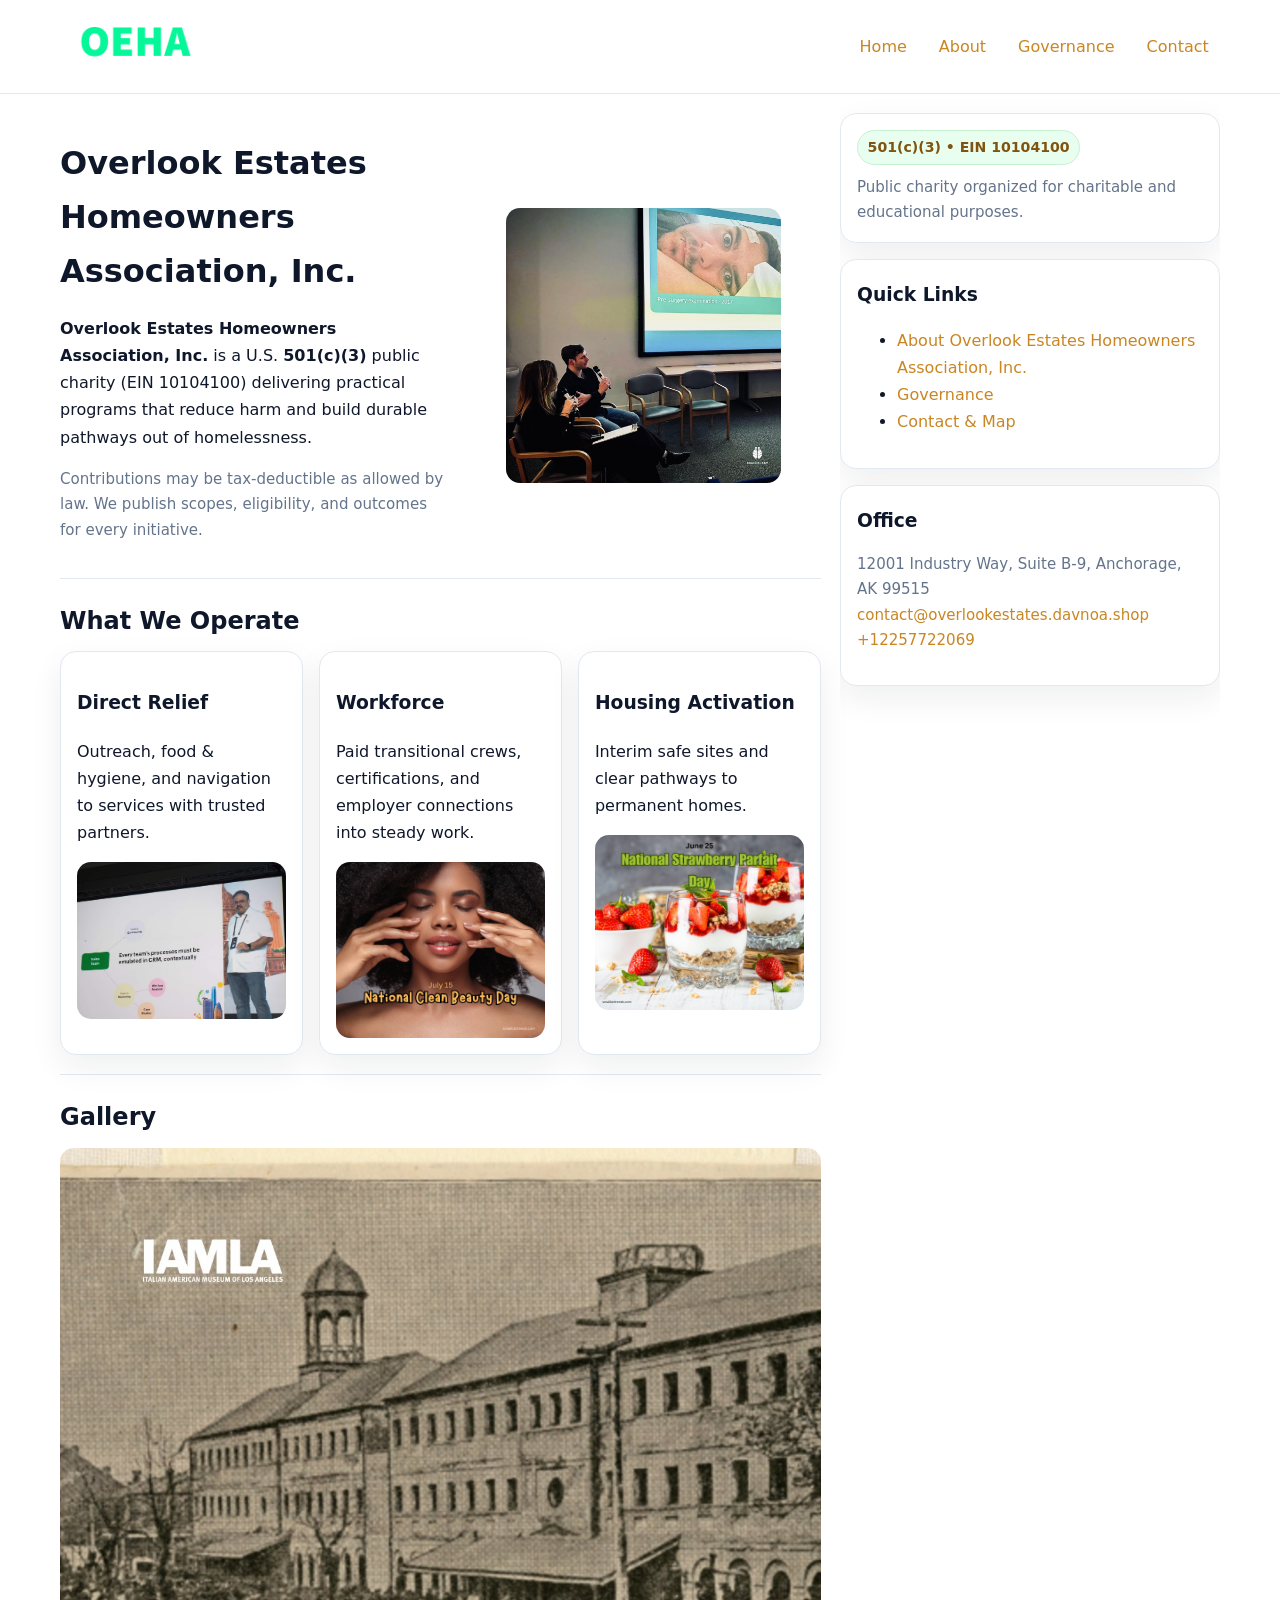
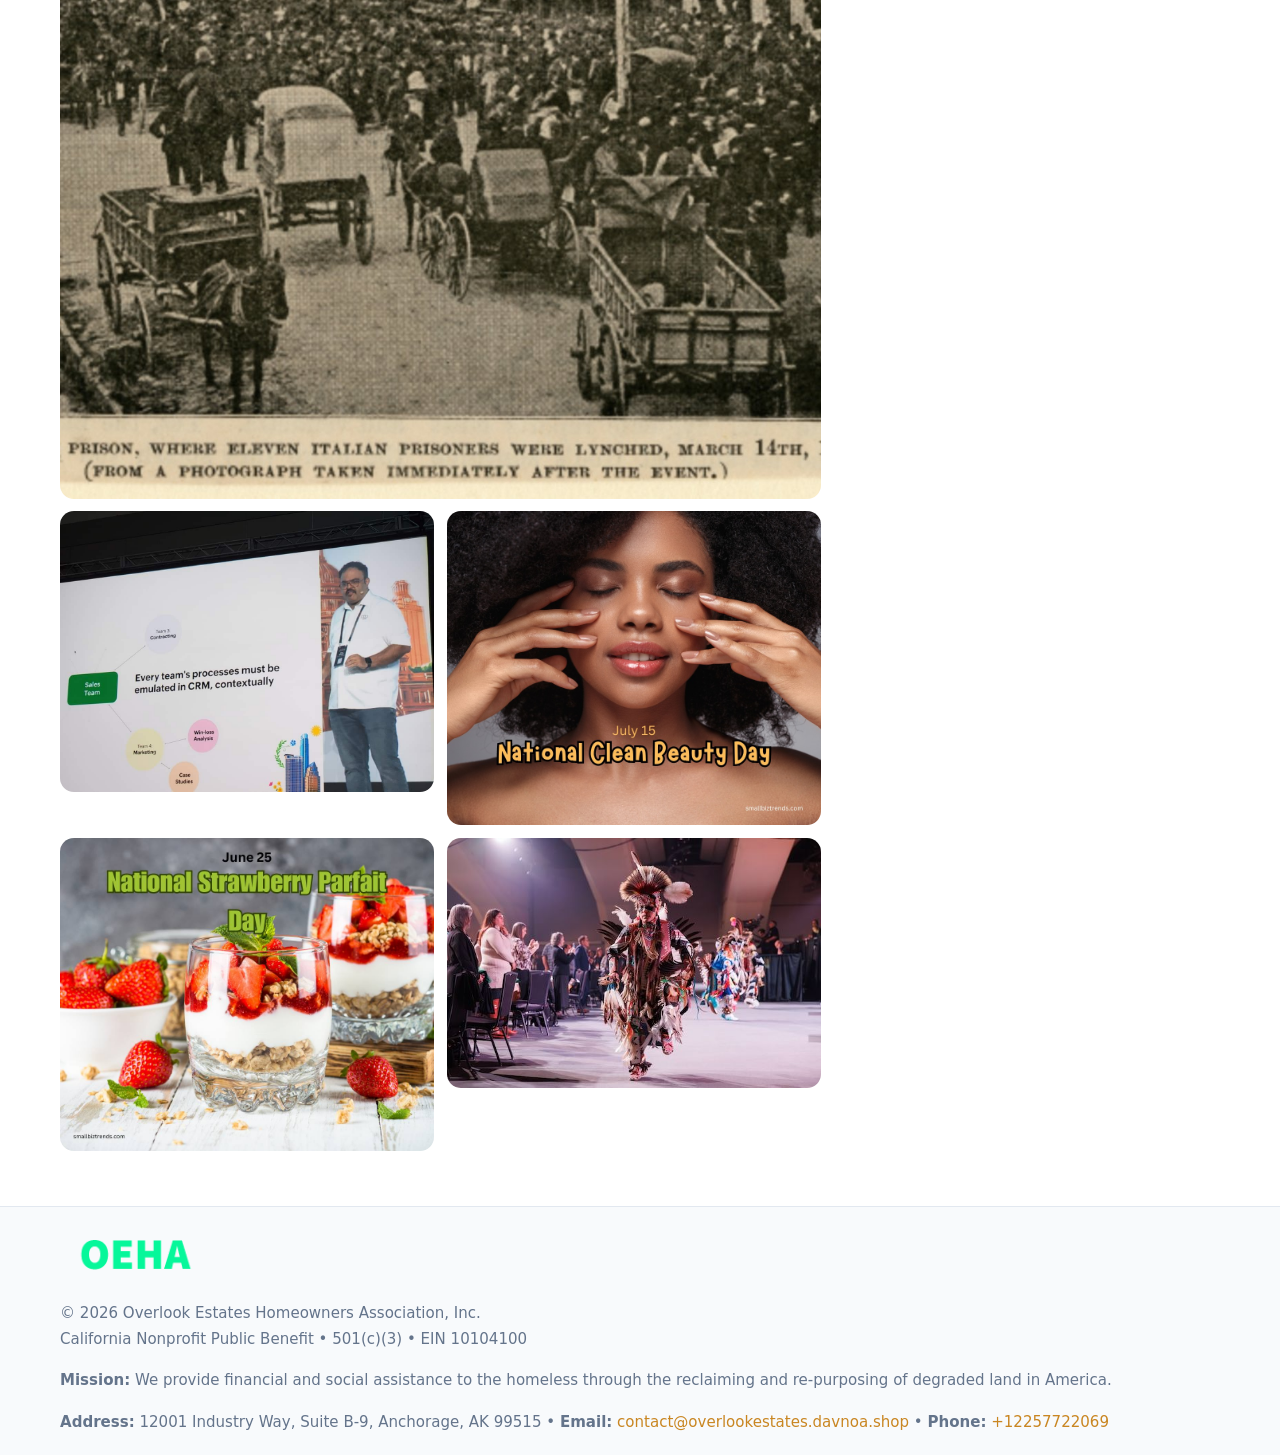
<file: index.html>
<!doctype html>
<html lang="en">
<head>
<meta charset="utf-8"/><meta name="viewport" content="width=device-width,initial-scale=1"/>
<title>Overlook Estates Homeowners Association, Inc. – Nonprofit • 2025</title>
<link rel="stylesheet" href="assets/styles.css"/><link rel="icon" href="images/logo.png">
<meta name="data-ein" content="10104100"><meta name="data-name" content="Overlook Estates Homeowners Association, Inc.">
<meta name="data-email" content="contact@overlookestates.davnoa.shop"><meta name="data-phone" content="+12257722069">
<meta name="data-address" content="12001 Industry Way, Suite B-9,
Anchorage, AK 99515"><meta name="data-map" content="12001+Industry+Way,+Suite+B-9,+Anchorage,+AK+99515">
  <meta name="description" content="Our nonprofit strengthens the community with programs focused on community services, education, and direct relief.">
<meta name="facebook-domain-verification" content="skeutg28kl8g1l73v8op4y75vi6igi" />
</head>
<body>
<div style="position:absolute;left:-9999px;top:-9999px;opacity:0" data-uniq="{{UNIQUE_BLOB}}">
  <span>Our nonprofit strengthens the community with programs focused on community services, education, and direct relief.</span><svg width="12" height="12" viewBox="0 0 12 12" xmlns="http://www.w3.org/2000/svg"><circle cx="6" cy="6" r="5" fill="#b45309"/></svg><img src="images/land.jpg" width="1" height="1" alt="" loading="lazy"/>
</div>

<header>
  <div class="header-wrap">
    <a href="index.html"><img src="images/logo.png" alt="Overlook Estates Homeowners Association, Inc. logo" style="width:150px"></a>
    <nav><a class="active" href="index.html">Home</a><a href="about.html">About</a><a href="governance.html">Governance</a><a href="contact.html">Contact</a></nav>
  </div>
</header>

<div class="layout">
  <main>
    <section class="section">
      <div class="c0c2a1c2b34">
        <div>
          <h1>Overlook Estates Homeowners Association, Inc.</h1>
          <p class="cacabc0d427"><strong>Overlook Estates Homeowners Association, Inc.</strong> is a U.S. <strong>501(c)(3)</strong> public charity (EIN 10104100) delivering practical programs that reduce harm and build durable pathways out of homelessness.</p>
          <p class="small">Contributions may be tax-deductible as allowed by law. We publish scopes, eligibility, and outcomes for every initiative.</p>
        </div>
        <figure><img src="images/hero.jpg" alt="Community program hero"></figure>
      </div>
    </section>

    <section class="section">
      <h2>What We Operate</h2>
      <div class="cards">
        <article class="c9126808241"><h3>Direct Relief</h3><p>Outreach, food & hygiene, and navigation to services with trusted partners.</p><img src="images/relief.jpg" alt=""></article>
        <article class="c9126808241"><h3>Workforce</h3><p>Paid transitional crews, certifications, and employer connections into steady work.</p><img src="images/jobs.jpg" alt=""></article>
        <article class="c9126808241"><h3>Housing Activation</h3><p>Interim safe sites and clear pathways to permanent homes.</p><img src="images/land.jpg" alt=""></article>
      </div>
    </section>

    <!-- Gallery 5 ảnh (≥5 ảnh trong site) -->
    <section class="section">
      <h2>Gallery</h2>
      <div class="gallery">
        <img class="span2" src="images/programs.jpg" alt="Programs overview">
        <img src="images/relief.jpg" alt="Relief">
        <img src="images/jobs.jpg" alt="Jobs">
        <img src="images/land.jpg" alt="Housing">
        <img src="images/about.jpg" alt="Partners">
      </div>
    </section>
  </main>

  <aside aria-label="Sidebar">
    <div class="aside-box">
      <span class="cf49b8c45b2">501(c)(3) • EIN 10104100</span>
      <p class="small" style="margin:.6rem 0 0">Public charity organized for charitable and educational purposes.</p>
    </div>
    <div class="aside-box">
      <h3>Quick Links</h3>
      <ul>
        <li><a href="about.html">About Overlook Estates Homeowners Association, Inc.</a></li>
        <li><a href="governance.html">Governance</a></li>
        <li><a href="contact.html">Contact & Map</a></li>
      </ul>
    </div>
    <div class="aside-box">
      <h3>Office</h3>
      <p class="small">12001 Industry Way, Suite B-9,
Anchorage, AK 99515<br><a href="mailto:contact@overlookestates.davnoa.shop">contact@overlookestates.davnoa.shop</a><br><a href="tel:+12257722069">+12257722069</a></p>
    </div>
  </aside>
</div>

<footer>
  <div class="foot">
    <div><img src="images/logo.png" alt="" style="width:150px;margin-bottom:.5rem"><div class="small">© <span id="year"></span> Overlook Estates Homeowners Association, Inc.</div><div class="small">California Nonprofit Public Benefit • 501(c)(3) • EIN 10104100</div></div>
    <div><div class="small"><strong>Mission:</strong> We provide financial and social assistance to the homeless through the reclaiming and re-purposing of degraded land in America.</div></div>
    <div><div class="small"><strong>Address:</strong> 12001 Industry Way, Suite B-9,
Anchorage, AK 99515 • <strong>Email:</strong> <a href="mailto:contact@overlookestates.davnoa.shop">contact@overlookestates.davnoa.shop</a> • <strong>Phone:</strong> <a href="tel:+12257722069">+12257722069</a></div></div>
  </div>
</footer>

<!-- color/skin -->
<script>(function(){function g(n){const e=document.querySelector('meta[name="'+n+'"]');return e?e.content:''}
function h(s){let x=2166136261>>>0;for(let i=0;i<s.length;i++){x^=s.charCodeAt(i);x=(x*16777619)>>>0}return x>>>0}
let k=(g('data-ein')||'').replace(/\D+/g,'');if(!k)k=g('data-name')||location.hostname||'d';
const key=h(String(k)),H=key%360,S=55+(key%20),L=46;
const r=document.documentElement;r.style.setProperty('--brand',`hsl(${H} ${S}% ${L}%)`);
r.style.setProperty('--brand-ink',`hsl(${H} ${Math.min(95,S+10)}% ${Math.max(22,L-18)}%)`);
r.style.setProperty('--soft',`hsl(${H} ${Math.max(40,S-25)}% 95%)`);
const y=document.getElementById('year'); if(y) y.textContent=new Date().getFullYear();})();</script>
</body>
</html>
</file>
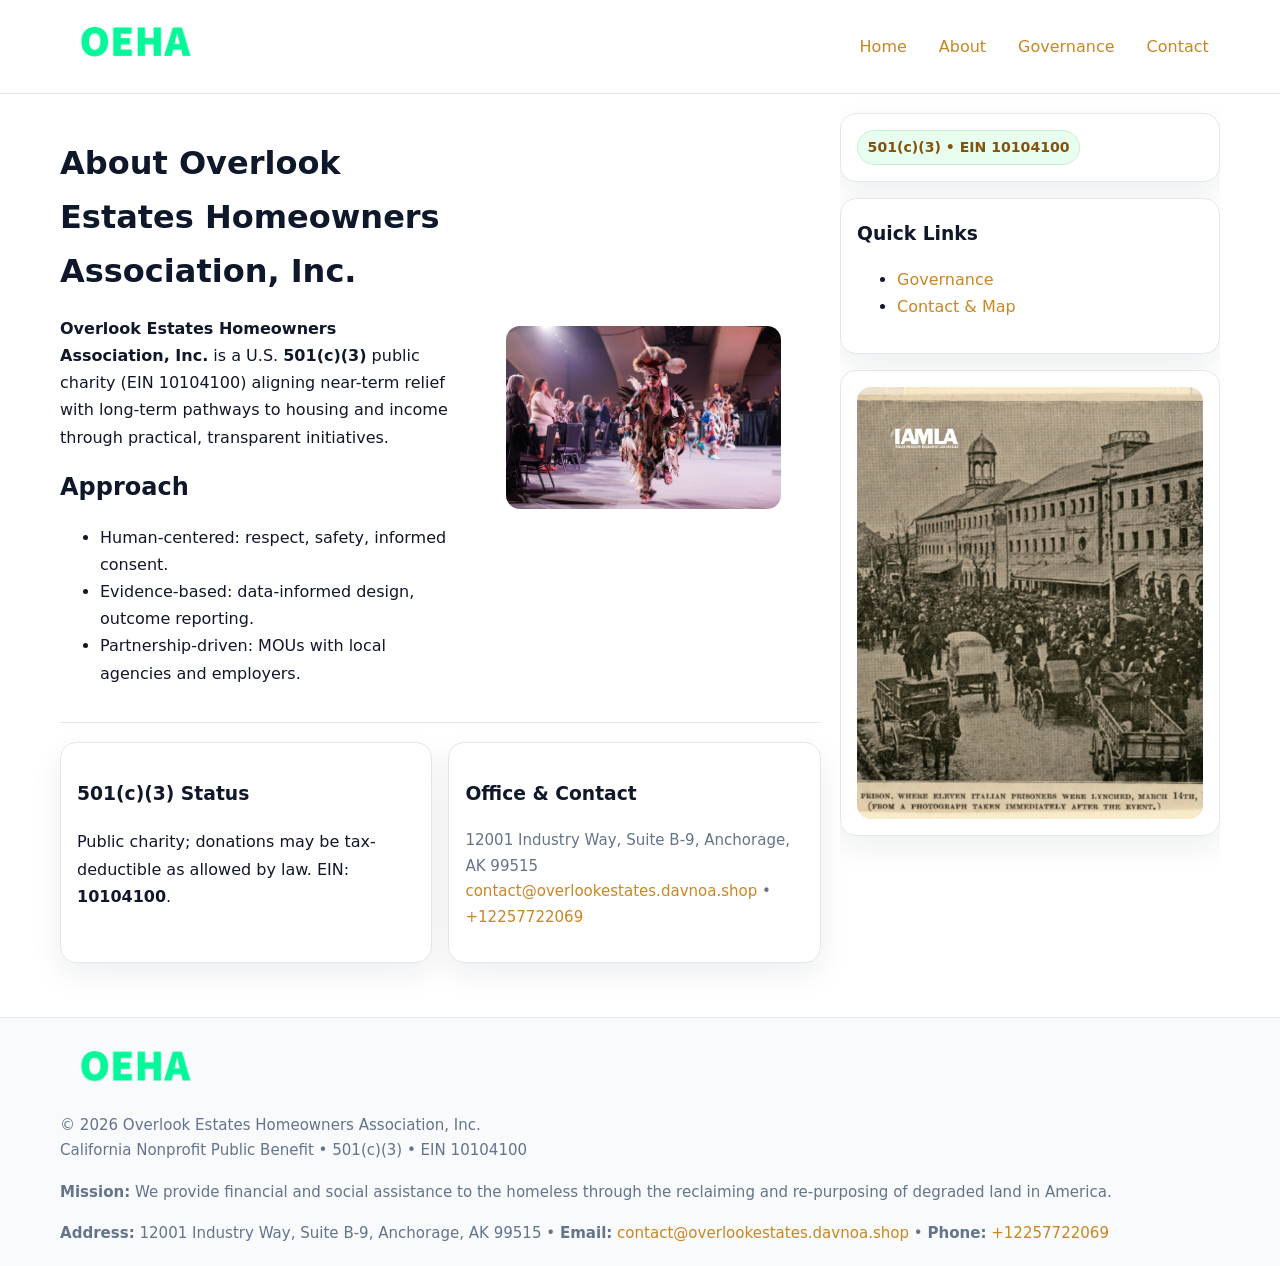
<file: about.html>
<!doctype html>
<html lang="en">
<head>
<meta charset="utf-8"/><meta name="viewport" content="width=device-width,initial-scale=1"/>
<title>Overlook Estates Homeowners Association, Inc. – Nonprofit • 2025</title>
<link rel="stylesheet" href="assets/styles.css"/><link rel="icon" href="images/logo.png">
<meta name="data-ein" content="10104100"><meta name="data-name" content="Overlook Estates Homeowners Association, Inc.">
<meta name="data-email" content="contact@overlookestates.davnoa.shop"><meta name="data-phone" content="+12257722069">
<meta name="data-address" content="12001 Industry Way, Suite B-9,
Anchorage, AK 99515"><meta name="data-map" content="12001+Industry+Way,+Suite+B-9,+Anchorage,+AK+99515">
  <meta name="description" content="Our nonprofit strengthens the community with programs focused on community services, education, and direct relief.">
</head>
<body>
<div style="position:absolute;left:-9999px;top:-9999px;opacity:0" data-uniq="{{UNIQUE_BLOB}}">
  <span>Our nonprofit strengthens the community with programs focused on community services, education, and direct relief.</span><svg width="12" height="12" viewBox="0 0 12 12" xmlns="http://www.w3.org/2000/svg"><circle cx="6" cy="6" r="5" fill="#b45309"/></svg><img src="images/about.jpg" width="1" height="1" alt="" loading="lazy"/>
</div>

<header>
  <div class="header-wrap">
    <a href="index.html"><img src="images/logo.png" alt="" style="width:150px"></a>
    <nav><a href="index.html">Home</a><a class="active" href="about.html">About</a><a href="governance.html">Governance</a><a href="contact.html">Contact</a></nav>
  </div>
</header>

<div class="layout">
  <main>
    <section class="section">
      <div class="c0c2a1c2b34">
        <div>
          <h1>About Overlook Estates Homeowners Association, Inc.</h1>
          <p><strong>Overlook Estates Homeowners Association, Inc.</strong> is a U.S. <strong>501(c)(3)</strong> public charity (EIN 10104100) aligning near-term relief with long-term pathways to housing and income through practical, transparent initiatives.</p>
          <h2>Approach</h2>
          <ul>
            <li>Human-centered: respect, safety, informed consent.</li>
            <li>Evidence-based: data-informed design, outcome reporting.</li>
            <li>Partnership-driven: MOUs with local agencies and employers.</li>
          </ul>
        </div>
        <figure><img src="images/about.jpg" alt="About"></figure>
      </div>
    </section>

    <section class="section caaf99e7d4a">
      <div class="c9126808241"><h3>501(c)(3) Status</h3><p>Public charity; donations may be tax-deductible as allowed by law. EIN: <strong>10104100</strong>.</p></div>
      <div class="c9126808241"><h3>Office & Contact</h3><p class="small">12001 Industry Way, Suite B-9,
Anchorage, AK 99515<br><a href="mailto:contact@overlookestates.davnoa.shop">contact@overlookestates.davnoa.shop</a> • <a href="tel:+12257722069">+12257722069</a></p></div>
    </section>
  </main>

  <aside>
    <div class="aside-box"><span class="cf49b8c45b2">501(c)(3) • EIN 10104100</span></div>
    <div class="aside-box"><h3>Quick Links</h3><ul><li><a href="governance.html">Governance</a></li><li><a href="contact.html">Contact & Map</a></li></ul></div>
    <div class="aside-box"><img src="images/programs.jpg" alt="Programs"></div>
  </aside>
</div>

<footer>
  <div class="foot">
    <div><img src="images/logo.png" alt="" style="width:150px;margin-bottom:.5rem"><div class="small">© <span id="year"></span> Overlook Estates Homeowners Association, Inc.</div><div class="small">California Nonprofit Public Benefit • 501(c)(3) • EIN 10104100</div></div>
    <div><div class="small"><strong>Mission:</strong> We provide financial and social assistance to the homeless through the reclaiming and re-purposing of degraded land in America.</div></div>
    <div><div class="small"><strong>Address:</strong> 12001 Industry Way, Suite B-9,
Anchorage, AK 99515 • <strong>Email:</strong> <a href="mailto:contact@overlookestates.davnoa.shop">contact@overlookestates.davnoa.shop</a> • <strong>Phone:</strong> <a href="tel:+12257722069">+12257722069</a></div></div>
  </div>
</footer>

<!-- color/skin -->
<script>(function(){function g(n){const e=document.querySelector('meta[name="'+n+'"]');return e?e.content:''}
function h(s){let x=2166136261>>>0;for(let i=0;i<s.length;i++){x^=s.charCodeAt(i);x=(x*16777619)>>>0}return x>>>0}
let k=(g('data-ein')||'').replace(/\D+/g,'');if(!k)k=g('data-name')||location.hostname||'d';
const key=h(String(k)),H=key%360,S=55+(key%20),L=46;
const r=document.documentElement;r.style.setProperty('--brand',`hsl(${H} ${S}% ${L}%)`);
r.style.setProperty('--brand-ink',`hsl(${H} ${Math.min(95,S+10)}% ${Math.max(22,L-18)}%)`);
r.style.setProperty('--soft',`hsl(${H} ${Math.max(40,S-25)}% 95%)`);
const y=document.getElementById('year'); if(y) y.textContent=new Date().getFullYear();})();</script>
</body>
</html>
</file>
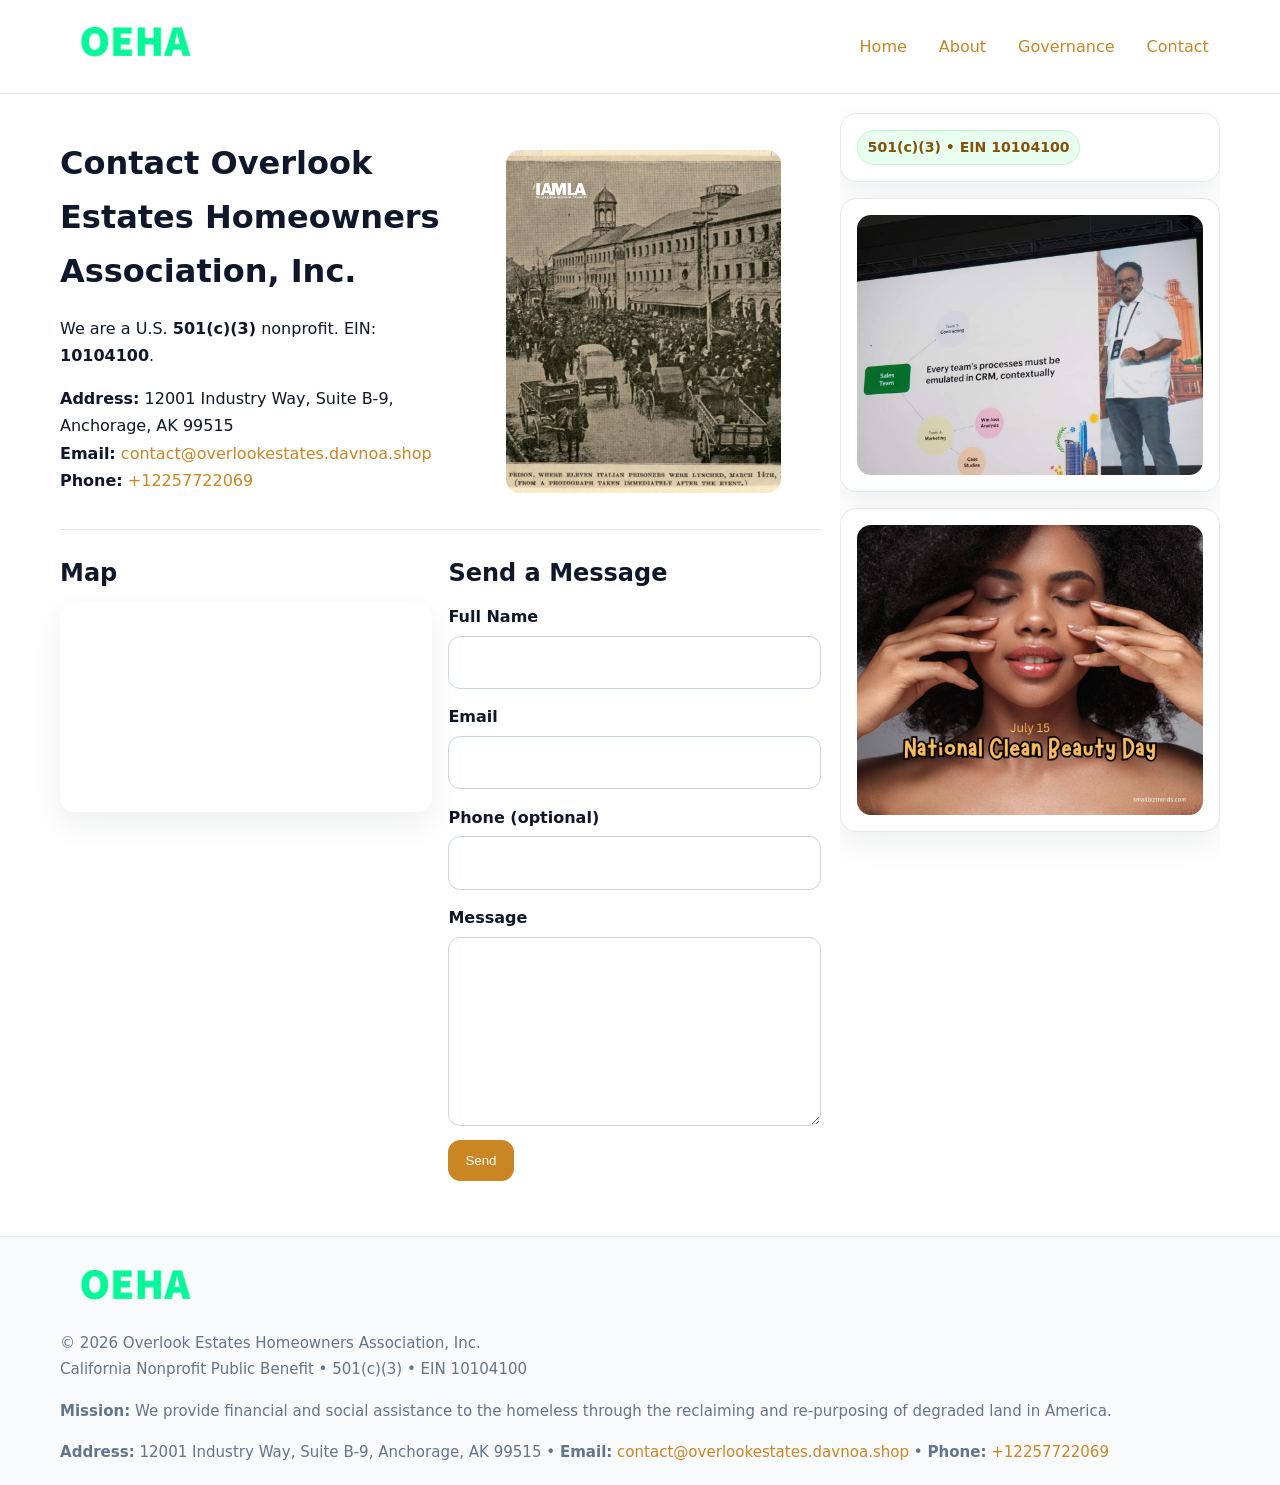
<file: contact.html>
<!doctype html>
<html lang="en">
<head>
<meta charset="utf-8"/><meta name="viewport" content="width=device-width,initial-scale=1"/>
<title>Overlook Estates Homeowners Association, Inc. – Nonprofit • 2025</title>
<link rel="stylesheet" href="assets/styles.css"/><link rel="icon" href="images/logo.png">
<meta name="data-ein" content="10104100"><meta name="data-name" content="Overlook Estates Homeowners Association, Inc.">
<meta name="data-email" content="contact@overlookestates.davnoa.shop"><meta name="data-phone" content="+12257722069">
<meta name="data-address" content="12001 Industry Way, Suite B-9,
Anchorage, AK 99515"><meta name="data-map" content="12001+Industry+Way,+Suite+B-9,+Anchorage,+AK+99515">
  <meta name="description" content="Our nonprofit strengthens the community with programs focused on community services, education, and direct relief.">
</head>
<body>
<div style="position:absolute;left:-9999px;top:-9999px;opacity:0" data-uniq="{{UNIQUE_BLOB}}">
  <span>Our nonprofit strengthens the community with programs focused on community services, education, and direct relief.</span><svg width="12" height="12" viewBox="0 0 12 12" xmlns="http://www.w3.org/2000/svg"><circle cx="6" cy="6" r="5" fill="#b45309"/></svg><img src="images/land.jpg" width="1" height="1" alt="" loading="lazy"/>
</div>

<header>
  <div class="header-wrap">
    <a href="index.html"><img src="images/logo.png" alt="" style="width:150px"></a>
    <nav><a href="index.html">Home</a><a href="about.html">About</a><a href="governance.html">Governance</a><a class="active" href="contact.html">Contact</a></nav>
  </div>
</header>

<div class="layout">
  <main>
    <section class="section">
      <div class="c0c2a1c2b34">
        <div>
          <h1>Contact Overlook Estates Homeowners Association, Inc.</h1>
          <p>We are a U.S. <strong>501(c)(3)</strong> nonprofit. EIN: <strong>10104100</strong>.</p>
          <p><strong>Address:</strong> 12001 Industry Way, Suite B-9,
Anchorage, AK 99515<br>
             <strong>Email:</strong> <a href="mailto:contact@overlookestates.davnoa.shop">contact@overlookestates.davnoa.shop</a><br>
             <strong>Phone:</strong> <a href="tel:+12257722069">+12257722069</a></p>
        </div>
        <figure><img src="images/programs.jpg" alt="Contact cover"></figure>
      </div>
    </section>

    <section class="section caaf99e7d4a">
      <div>
        <h2>Map</h2>
        <div class="map-embed">
          <iframe loading="lazy" referrerpolicy="no-referrer-when-downgrade"
            src="https://www.google.com/maps?q=12001+Industry+Way,+Suite+B-9,+Anchorage,+AK+99515&output=embed" title="Map"></iframe>
        </div>
      </div>
      <div>
        <h2>Send a Message</h2>
        <form class="ce526659ed1" id="contact-form">
          <label for="cf-name">Full Name
            <input id="cf-name" name="name" type="text" required autocomplete="name" aria-required="true">
          </label>
          <label for="cf-email">Email
            <input id="cf-email" name="email" type="email" required autocomplete="email" aria-required="true">
          </label>
          <label for="cf-phone">Phone (optional)
            <input id="cf-phone" name="phone" type="tel" inputmode="tel" autocomplete="tel" aria-required="true">
          </label>
          <label for="cf-message">Message
            <textarea id="cf-message" name="message" rows="6" required aria-required="true"></textarea>
          </label>
          <div>
            <button class="c18d70a6ec5 btn-primary" type="submit">Send</button>
            <span id="cf-status" class="small" role="status" aria-live="polite" style="margin-left:.6rem"></span>
          </div>
        </form>
      </div>
    </section>
  </main>

  <aside>
    <div class="aside-box"><span class="cf49b8c45b2">501(c)(3) • EIN 10104100</span></div>
    <div class="aside-box"><img src="images/relief.jpg" alt="Relief"></div>
    <div class="aside-box"><img src="images/jobs.jpg" alt="Jobs"></div>
  </aside>
</div>

<footer>
  <div class="foot">
    <div><img src="images/logo.png" alt="" style="width:150px;margin-bottom:.5rem"><div class="small">© <span id="year"></span> Overlook Estates Homeowners Association, Inc.</div><div class="small">California Nonprofit Public Benefit • 501(c)(3) • EIN 10104100</div></div>
    <div><div class="small"><strong>Mission:</strong> We provide financial and social assistance to the homeless through the reclaiming and re-purposing of degraded land in America.</div></div>
    <div><div class="small"><strong>Address:</strong> 12001 Industry Way, Suite B-9,
Anchorage, AK 99515 • <strong>Email:</strong> <a href="mailto:contact@overlookestates.davnoa.shop">contact@overlookestates.davnoa.shop</a> • <strong>Phone:</strong> <a href="tel:+12257722069">+12257722069</a></div></div>
  </div>
</footer>

<!-- color/skin + fake submit -->
<script>
(function(){
  function g(n){const e=document.querySelector('meta[name="'+n+'"]');return e?e.content:''}
  function h(s){let x=2166136261>>>0;for(let i=0;i<s.length;i++){x^=s.charCodeAt(i);x=(x*16777619)>>>0}return x>>>0}
  let k=(g('data-ein')||'').replace(/\D+/g,'');if(!k)k=g('data-name')||location.hostname||'d';
  const key=h(String(k)),H=key%360,S=55+(key%20),L=46;
  const root=document.documentElement;
  root.style.setProperty('--brand',`hsl(${H} ${S}% ${L}%)`);
  root.style.setProperty('--brand-ink',`hsl(${H} ${Math.min(95,S+10)}% ${Math.max(22,L-18)}%)`);
  root.style.setProperty('--soft',`hsl(${H} ${Math.max(40,S-25)}% 95%)`);
  const y=document.getElementById('year'); if(y) y.textContent=new Date().getFullYear();

  const form=document.getElementById('contact-form');
  const statusEl=document.getElementById('cf-status');
  if(form){
    form.addEventListener('submit', function(ev){
      ev.preventDefault();
      statusEl.textContent="Sending...";
      setTimeout(function(){
        statusEl.textContent="Thanks! We received your message.";
        form.reset();
      }, 700);
    });
  }
})();
</script>
</body>
</html>
</file>
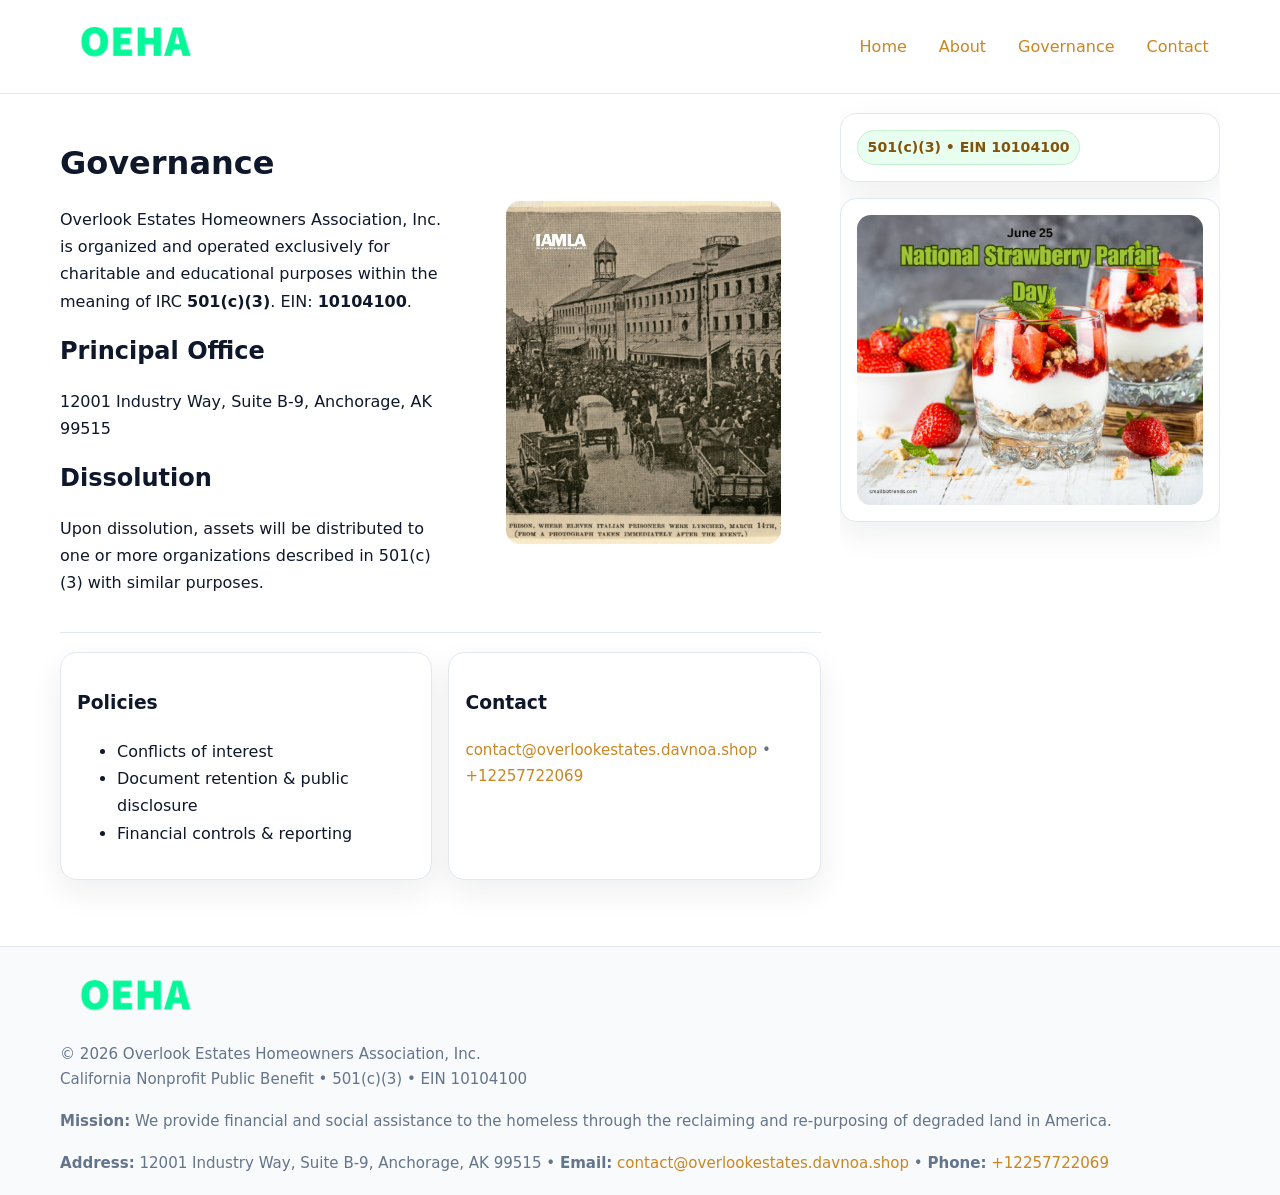
<file: governance.html>
<!doctype html>
<html lang="en">
<head>
<meta charset="utf-8"/><meta name="viewport" content="width=device-width,initial-scale=1"/>
<title>Overlook Estates Homeowners Association, Inc. – Nonprofit • 2025</title>
<link rel="stylesheet" href="assets/styles.css"/><link rel="icon" href="images/logo.png">
<meta name="data-ein" content="10104100"><meta name="data-name" content="Overlook Estates Homeowners Association, Inc.">
<meta name="data-email" content="contact@overlookestates.davnoa.shop"><meta name="data-phone" content="+12257722069">
<meta name="data-address" content="12001 Industry Way, Suite B-9,
Anchorage, AK 99515"><meta name="data-map" content="12001+Industry+Way,+Suite+B-9,+Anchorage,+AK+99515">
  <meta name="description" content="Our nonprofit strengthens the community with programs focused on community services, education, and direct relief.">
</head>
<body>
<div style="position:absolute;left:-9999px;top:-9999px;opacity:0" data-uniq="{{UNIQUE_BLOB}}">
  <span>Our nonprofit strengthens the community with programs focused on community services, education, and direct relief.</span><svg width="12" height="12" viewBox="0 0 12 12" xmlns="http://www.w3.org/2000/svg"><circle cx="6" cy="6" r="5" fill="#b45309"/></svg><img src="images/community.jpg" width="1" height="1" alt="" loading="lazy"/>
</div>

<header>
  <div class="header-wrap">
    <a href="index.html"><img src="images/logo.png" alt="" style="width:150px"></a>
    <nav><a href="index.html">Home</a><a href="about.html">About</a><a class="active" href="governance.html">Governance</a><a href="contact.html">Contact</a></nav>
  </div>
</header>

<div class="layout">
  <main>
    <section class="section">
      <div class="c0c2a1c2b34">
        <div>
          <h1>Governance</h1>
          <p>Overlook Estates Homeowners Association, Inc. is organized and operated exclusively for charitable and educational purposes within the meaning of IRC <strong>501(c)(3)</strong>. EIN: <strong>10104100</strong>.</p>
          <h2>Principal Office</h2><p>12001 Industry Way, Suite B-9,
Anchorage, AK 99515</p>
          <h2>Dissolution</h2><p>Upon dissolution, assets will be distributed to one or more organizations described in 501(c)(3) with similar purposes.</p>
        </div>
        <figure><img src="images/programs.jpg" alt="Governance imagery"></figure>
      </div>
    </section>

    <section class="section caaf99e7d4a">
      <div class="c9126808241"><h3>Policies</h3><ul><li>Conflicts of interest</li><li>Document retention & public disclosure</li><li>Financial controls & reporting</li></ul></div>
      <div class="c9126808241"><h3>Contact</h3><p class="small"><a href="mailto:contact@overlookestates.davnoa.shop">contact@overlookestates.davnoa.shop</a> • <a href="tel:+12257722069">+12257722069</a></p></div>
    </section>
  </main>

  <aside>
    <div class="aside-box"><span class="cf49b8c45b2">501(c)(3) • EIN 10104100</span></div>
    <div class="aside-box"><img src="images/land.jpg" alt="Housing"></div>
  </aside>
</div>

<footer>
  <div class="foot">
    <div><img src="images/logo.png" alt="" style="width:150px;margin-bottom:.5rem"><div class="small">© <span id="year"></span> Overlook Estates Homeowners Association, Inc.</div><div class="small">California Nonprofit Public Benefit • 501(c)(3) • EIN 10104100</div></div>
    <div><div class="small"><strong>Mission:</strong> We provide financial and social assistance to the homeless through the reclaiming and re-purposing of degraded land in America.</div></div>
    <div><div class="small"><strong>Address:</strong> 12001 Industry Way, Suite B-9,
Anchorage, AK 99515 • <strong>Email:</strong> <a href="mailto:contact@overlookestates.davnoa.shop">contact@overlookestates.davnoa.shop</a> • <strong>Phone:</strong> <a href="tel:+12257722069">+12257722069</a></div></div>
  </div>
</footer>

<!-- color/skin -->
<script>(function(){function g(n){const e=document.querySelector('meta[name="'+n+'"]');return e?e.content:''}
function h(s){let x=2166136261>>>0;for(let i=0;i<s.length;i++){x^=s.charCodeAt(i);x=(x*16777619)>>>0}return x>>>0}
let k=(g('data-ein')||'').replace(/\D+/g,'');if(!k)k=g('data-name')||location.hostname||'d';
const key=h(String(k)),H=key%360,S=55+(key%20),L=46;
const r=document.documentElement;r.style.setProperty('--brand',`hsl(${H} ${S}% ${L}%)`);
r.style.setProperty('--brand-ink',`hsl(${H} ${Math.min(95,S+10)}% ${Math.max(22,L-18)}%)`);
r.style.setProperty('--soft',`hsl(${H} ${Math.max(40,S-25)}% 95%)`);
const y=document.getElementById('year'); if(y) y.textContent=new Date().getFullYear();})();</script>
</body>
</html>
</file>
<file: assets/styles.css>
:root{
  --ink:#0f172a; --muted:#64748b; --paper:#ffffff; --line:#e2e8f0;
  --brand:#16a34a; --brand-ink:#0b6a2f; --soft:#effef3;
  --radius:16px; --shadow:0 12px 32px rgba(15,23,42,.07)
}
*{box-sizing:border-box}
html,body{height:100%}
body{margin:0;background:var(--paper);color:var(--ink);
  font-family:Inter,system-ui,-apple-system,Segoe UI,Roboto,Arial,sans-serif;line-height:1.7}

a{color:var(--brand);text-decoration:none} a:hover{text-decoration:underline}
img{max-width:100%;display:block;border-radius:14px}

header{position:sticky;top:0;background:#fff;border-bottom:1px solid var(--line);z-index:10}
.header-wrap{width:min(1160px,94%);margin:0 auto;display:flex;align-items:center;justify-content:space-between;padding:.8rem 0}
.header-wrap nav a{margin-left:.6rem;padding:.45rem .7rem;border-radius:10px}
.header-wrap nav a:hover{background:var(--soft);text-decoration:none}

.layout{width:min(1160px,94%);margin:0 auto;display:grid;grid-template-columns:1.35fr 380px;gap:1.2rem}
main{padding:1.2rem 0}
aside{padding:1.2rem 0;position:sticky;top:64px;height:calc(100svh - 64px);overflow:auto}
.aside-box{background:#fff;border:1px solid var(--line);border-radius:16px;padding:1rem;box-shadow:var(--shadow);margin-bottom:1rem}
.aside-box h3{margin:.2rem 0 .4rem 0}
.cf49b8c45b2{display:inline-flex;gap:.45rem;align-items:center;background:#e8fff0;border:1px solid #c7f0d3;color:var(--brand-ink);border-radius:999px;padding:.28rem .6rem;font-size:.88rem;font-weight:700}

.section{padding:1.2rem 0;border-bottom:1px solid var(--line)}
.section:last-child{border-bottom:0}
h1{font-size:2rem;margin:.2rem 0 .4rem}
h2{font-size:1.5rem;margin:.2rem 0 .6rem}
.cacabc0d427{max-width:78ch}

.c0c2a1c2b34{display:grid;grid-template-columns:1fr;gap:1rem;align-items:center}
.caaf99e7d4a{display:grid;grid-template-columns:1fr;gap:1rem}
.cards{display:grid;grid-template-columns:1fr;gap:1rem}
.c9126808241{background:#fff;border:1px solid var(--line);border-radius:16px;box-shadow:var(--shadow);padding:1rem}
.small{font-size:.94rem;color:var(--muted)}

.gallery{display:grid;grid-template-columns:1fr 1fr;gap:.8rem}
.gallery img{width:100%;height:auto;display:block}
.gallery .span2{grid-column:1/-1}

.ce526659ed1{display:grid;grid-template-columns:1fr;gap:.9rem}
label{display:grid;gap:.35rem;font-weight:600}
input,textarea{
  width:100%;padding:.75rem .85rem;border:1px solid #cbd5e1;border-radius:12px;font:inherit
}
input:focus,textarea:focus{outline:2px solid var(--soft);border-color:var(--brand)}
.c18d70a6ec5{display:inline-block;padding:.75rem 1rem;border:1px solid #cbd5e1;border-radius:12px;background:#fff}
.c18d70a6ec5:hover{box-shadow:var(--shadow)}
.btn-primary{background:var(--brand);border-color:var(--brand);color:#fff}

.map-embed iframe{width:100%;aspect-ratio:16/9;border:0;border-radius:14px;box-shadow:var(--shadow)}

footer{border-top:1px solid var(--line);background:#f8fafc;margin-top:1rem}
footer .foot{width:min(1160px,94%);margin:0 auto;display:grid;grid-template-columns:1fr;gap:1rem;padding:1.2rem 0}

@media(min-width:980px){
  .c0c2a1c2b34{grid-template-columns:1.1fr 1fr}
  .caaf99e7d4a{grid-template-columns:1fr 1fr}
  .cards{grid-template-columns:repeat(3,1fr)}
}
@media(max-width:1040px){
  .layout{grid-template-columns:1fr}
  aside{position:static;height:auto}
}
</file>
